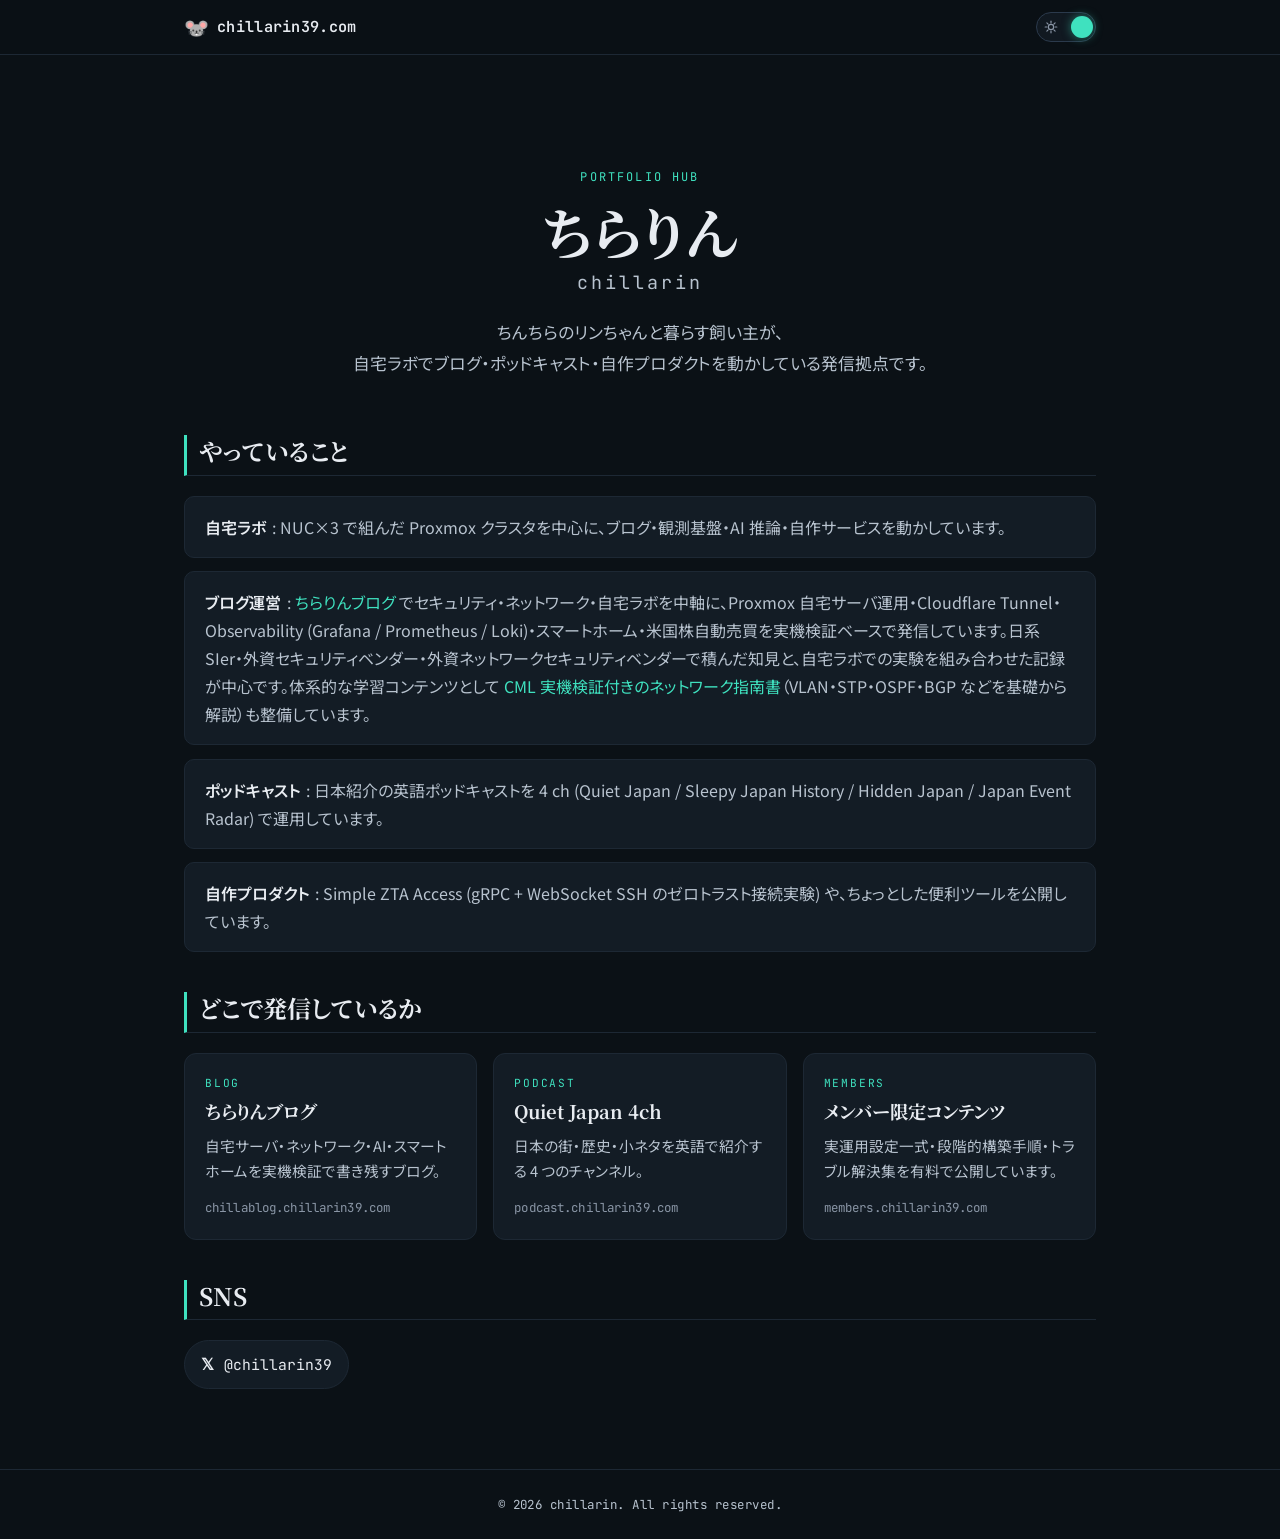
<file: index.html>
<!DOCTYPE html>
<html lang="ja">
<head>
  <meta charset="UTF-8" />
  <meta name="viewport" content="width=device-width, initial-scale=1.0" />

  <script>
    (function(){
      try {
        var m = localStorage.getItem('chirarin.mode');
        if (m === 'light') document.documentElement.classList.add('light');
      } catch (e) {}
    })();
  </script>

  <title>chillarin39.com — ちんちらのリンちゃんと暮らすエンジニアの発信拠点</title>
  <meta name="description" content="ちんちらのリンちゃんと暮らす飼い主 (chillarin39) のポートフォリオハブ。Proxmox 自宅ラボ・ブログ・ポッドキャスト・Simple ZTA Access などを運用するエンジニアの発信拠点。" />
  <link rel="canonical" href="https://chillarin39.com/" />

  <meta property="og:title" content="chillarin39.com — ちんちらのリンちゃんと暮らすエンジニアの発信拠点" />
  <meta property="og:description" content="ちんちらのリンちゃんと暮らす飼い主 (chillarin39) のポートフォリオハブ。Proxmox 自宅ラボ・ブログ・ポッドキャスト・Simple ZTA Access の発信拠点。" />
  <meta property="og:type" content="website" />
  <meta property="og:url" content="https://chillarin39.com/" />
  <meta property="og:image" content="https://chillarin39.com/static/images/og-image.png" />
  <meta property="og:site_name" content="chillarin39.com" />
  <meta property="og:locale" content="ja_JP" />
  <meta name="twitter:card" content="summary_large_image" />
  <meta name="twitter:site" content="@chillarin39" />
  <meta name="twitter:title" content="chillarin39.com — ちんちらのリンちゃんと暮らすエンジニアの発信拠点" />
  <meta name="twitter:description" content="ちんちらのリンちゃんと暮らす飼い主 (chillarin39) のポートフォリオハブ。Proxmox 自宅ラボ・ブログ・ポッドキャスト・Simple ZTA Access の発信拠点。" />
  <meta name="twitter:image" content="https://chillarin39.com/static/images/og-image.png" />

  <meta name="robots" content="index,follow,max-image-preview:large" />

  <link rel="icon" href="/favicon.ico" />
  <link rel="apple-touch-icon" href="/static/images/apple-touch-icon.png" />

  <link rel="preconnect" href="https://fonts.googleapis.com">
  <link rel="preconnect" href="https://fonts.gstatic.com" crossorigin>
  <link rel="stylesheet" href="https://fonts.googleapis.com/css2?family=Noto+Sans+JP:wght@400;600;700&family=Noto+Serif+JP:wght@400;700&family=JetBrains+Mono:wght@400;600&display=swap">

  <link rel="stylesheet" href="/static/ui-kit/tokens.css">
  <link rel="stylesheet" href="/static/ui-kit/base.css">
  <link rel="stylesheet" href="/static/app.css">

  <script src="/static/ui-kit/mode-toggle.js" defer></script>

  <script type="application/ld+json">
  {
    "@context": "https://schema.org",
    "@type": "Person",
    "name": "ちらりんの飼い主",
    "alternateName": "chillarin39",
    "url": "https://chillarin39.com/",
    "image": "https://chillarin39.com/static/images/hero-avatar.png",
    "jobTitle": "セキュリティ・ネットワーク・フルスタックを横断するエンジニア / 自宅ラボ運用者",
    "description": "ちんちらのリンちゃんと暮らすエンジニア。日系 SIer・外資セキュリティベンダー・外資ネットワークセキュリティベンダーで積んだ知見と、自宅ラボでの実機検証を組み合わせて、ブログ・ポッドキャスト・自作プロダクトを発信しています。",
    "sameAs": [
      "https://x.com/chillarin39",
      "https://chillablog.chillarin39.com/",
      "https://podcast.chillarin39.com/"
    ],
    "knowsAbout": [
      "Proxmox 自宅ラボ運用",
      "ネットワーク設計と運用",
      "サイバーセキュリティ",
      "Cloudflare Tunnel / Zero Trust",
      "Observability (Grafana / Prometheus / Loki)",
      "Docker 本番運用",
      "Web フロントエンド (React / SPA)",
      "バックエンド API 設計 (gRPC / WebSocket / Python)",
      "AI エージェント開発",
      "米国株自動売買システム"
    ]
  }
  </script>

  <script type="application/ld+json">
  {
    "@context": "https://schema.org",
    "@type": "WebSite",
    "name": "chillarin39.com",
    "url": "https://chillarin39.com/",
    "description": "ちらりん (chillarin) のポートフォリオハブ。",
    "inLanguage": "ja-JP",
    "publisher": {
      "@type": "Person",
      "name": "ちらりん",
      "url": "https://chillarin39.com/"
    }
  }
  </script>
</head>
<body class="page-hub">
  <header class="hub-header">
    <div class="hub-header__inner">
      <a class="hub-brand" href="/">
        <span class="hub-brand__mark" aria-hidden="true">🐭</span>
        <span class="hub-brand__name">chillarin39.com</span>
      </a>

      <button type="button" class="mode-toggle" aria-label="カラーモード切替" aria-pressed="false">
        <span class="mode-toggle__track">
          <svg class="mode-toggle__icon mode-toggle__icon--sun" viewBox="0 0 24 24" aria-hidden="true">
            <circle cx="12" cy="12" r="4.5" fill="none" stroke="currentColor" stroke-width="2"/>
            <g stroke="currentColor" stroke-width="2" stroke-linecap="round">
              <line x1="12" y1="2" x2="12" y2="5"/>
              <line x1="12" y1="19" x2="12" y2="22"/>
              <line x1="2" y1="12" x2="5" y2="12"/>
              <line x1="19" y1="12" x2="22" y2="12"/>
              <line x1="4.93" y1="4.93" x2="7.05" y2="7.05"/>
              <line x1="16.95" y1="16.95" x2="19.07" y2="19.07"/>
              <line x1="4.93" y1="19.07" x2="7.05" y2="16.95"/>
              <line x1="16.95" y1="7.05" x2="19.07" y2="4.93"/>
            </g>
          </svg>
          <svg class="mode-toggle__icon mode-toggle__icon--moon" viewBox="0 0 24 24" aria-hidden="true">
            <path d="M20 15A8 8 0 1 1 9 4a7 7 0 0 0 11 11z" fill="currentColor"/>
          </svg>
          <span class="mode-toggle__thumb" aria-hidden="true"></span>
        </span>
      </button>
    </div>
  </header>

  <main class="hub-main">
    <section class="hub-hero">
      <p class="hub-hero__kicker">PORTFOLIO HUB</p>
      <h1 class="hub-hero__title">
        ちらりん<span class="hub-hero__title-sub">chillarin</span>
      </h1>
      <p class="hub-hero__tagline">
        ちんちらのリンちゃんと暮らす飼い主が、<br>
        自宅ラボでブログ・ポッドキャスト・自作プロダクトを動かしている発信拠点です。
      </p>
    </section>

    <section class="hub-section" aria-labelledby="what-i-do">
      <h2 id="what-i-do" class="hub-section__title">やっていること</h2>
      <ul class="hub-list">
        <li class="hub-list__item">
          <strong>自宅ラボ</strong>: NUC×3 で組んだ Proxmox クラスタを中心に、ブログ・観測基盤・AI 推論・自作サービスを動かしています。
        </li>
        <li class="hub-list__item">
          <strong>ブログ運営</strong>: <a href="https://chillablog.chillarin39.com/">ちらりんブログ</a> でセキュリティ・ネットワーク・自宅ラボを中軸に、Proxmox 自宅サーバ運用・Cloudflare Tunnel・Observability (Grafana / Prometheus / Loki)・スマートホーム・米国株自動売買を実機検証ベースで発信しています。日系 SIer・外資セキュリティベンダー・外資ネットワークセキュリティベンダーで積んだ知見と、自宅ラボでの実験を組み合わせた記録が中心です。体系的な学習コンテンツとして <a href="https://chillablog.chillarin39.com/study/network/">CML 実機検証付きのネットワーク指南書</a>（VLAN・STP・OSPF・BGP などを基礎から解説）も整備しています。
        </li>
        <li class="hub-list__item">
          <strong>ポッドキャスト</strong>: 日本紹介の英語ポッドキャストを 4 ch (Quiet Japan / Sleepy Japan History / Hidden Japan / Japan Event Radar) で運用しています。
        </li>
        <li class="hub-list__item">
          <strong>自作プロダクト</strong>: Simple ZTA Access (gRPC + WebSocket SSH のゼロトラスト接続実験) や、ちょっとした便利ツールを公開しています。
        </li>
      </ul>
    </section>

    <section class="hub-section" aria-labelledby="where-i-publish">
      <h2 id="where-i-publish" class="hub-section__title">どこで発信しているか</h2>
      <div class="hub-cards">
        <a class="hub-card" href="https://chillablog.chillarin39.com/" rel="me">
          <span class="hub-card__label">BLOG</span>
          <span class="hub-card__title">ちらりんブログ</span>
          <span class="hub-card__desc">
            自宅サーバ・ネットワーク・AI・スマートホームを実機検証で書き残すブログ。
          </span>
          <span class="hub-card__host">chillablog.chillarin39.com</span>
        </a>

        <a class="hub-card" href="https://podcast.chillarin39.com/" rel="me">
          <span class="hub-card__label">PODCAST</span>
          <span class="hub-card__title">Quiet Japan 4ch</span>
          <span class="hub-card__desc">
            日本の街・歴史・小ネタを英語で紹介する 4 つのチャンネル。
          </span>
          <span class="hub-card__host">podcast.chillarin39.com</span>
        </a>

        <a class="hub-card" href="https://members.chillarin39.com/" rel="me">
          <span class="hub-card__label">MEMBERS</span>
          <span class="hub-card__title">メンバー限定コンテンツ</span>
          <span class="hub-card__desc">
            実運用設定一式・段階的構築手順・トラブル解決集を有料で公開しています。
          </span>
          <span class="hub-card__host">members.chillarin39.com</span>
        </a>
      </div>
    </section>

    <section class="hub-section" aria-labelledby="sns">
      <h2 id="sns" class="hub-section__title">SNS</h2>
      <ul class="hub-sns">
        <li>
          <a href="https://x.com/chillarin39" rel="me">
            <span class="hub-sns__mark">𝕏</span>
            <span class="hub-sns__handle">@chillarin39</span>
          </a>
        </li>
      </ul>
    </section>
  </main>

  <footer class="hub-footer">
    <p class="hub-footer__copy">© <span id="hub-year">2026</span> chillarin. All rights reserved.</p>
  </footer>

  <script>
    document.getElementById('hub-year').textContent = new Date().getFullYear();
  </script>
</body>
</html>
</file>
<file: static/ui-kit/tokens.css>
/* =========================================================
   Chillarin UI Kit — tokens.css
   ブランド: ミント単色アクセント / ダーク・ライト両対応
   Source of truth: chillarin-blog/static/css/tokens.css
   このファイルを vendor したら base.css より前に読み込むこと。
   ========================================================= */

:root {
  /* === アクセント(両モード共通) === */
  --accent-h:      175;
  --accent:        oklch(0.82 0.14 175);
  --accent-soft:   oklch(0.82 0.14 175 / .22);
  --accent-line:   oklch(0.72 0.14 175 / .5);
  --accent-glow:   oklch(0.82 0.14 175 / .5);
  --accent-text:   var(--accent);
  --warn:          oklch(0.76 0.15 45);

  /* === ダークモード(デフォルト) === */
  --accent-on:     #0b1116;
  --bg:            #0b1116;
  --bg-elev:       #111921;
  --bg-card:       #131c25;
  --border:        #1d2834;
  --border-str:    #2b3a4c;
  --text:          #e8ecf1;
  --text-dim:      #b8c3cf;
  --muted:         #8a96a6;
  --scrim:         rgba(6, 10, 15, .85);

  /* === タイポグラフィ === */
  --font-serif:    "Noto Serif JP", serif;
  --font-sans:     "Noto Sans JP", "Hiragino Kaku Gothic ProN", sans-serif;
  --font-mono:     "JetBrains Mono", ui-monospace, SFMono-Regular, Menlo, monospace;

  /* === Legacy aliases === */
  --text-main:     var(--text);
  --text-muted:    var(--muted);

  font-feature-settings: "palt" 1;
}

/* === ライトモード === */
:root.light {
  --accent-on:     #0b1116;
  --bg:            #f4f8fa;
  --bg-elev:       #ffffff;
  --bg-card:       #ffffff;
  --border:        #e2ebf0;
  --border-str:    #cbd8e0;
  --text:          #0f1a22;
  --text-dim:      #2a3642;
  --muted:         #64707c;
  --scrim:         rgba(244, 248, 250, .85);
  --text-main:     var(--text);
  --text-muted:    var(--muted);
}
</file>
<file: static/ui-kit/base.css>
/* =========================================================
   Chillarin UI Kit — base.css
   tokens.css の変数を使った最小ベース。
   tokens.css の後に読み込むこと。
   ========================================================= */

*, *::before, *::after { box-sizing: border-box; }

html, body { margin: 0; padding: 0; }

html {
  background: var(--bg);
  color-scheme: dark;
}
:root.light { color-scheme: light; }

body {
  background: var(--bg);
  color: var(--text);
  font-family: var(--font-sans);
  font-size: 16px;
  line-height: 1.7;
  -webkit-font-smoothing: antialiased;
  -moz-osx-font-smoothing: grayscale;
  min-height: 100vh;
}

/* === Typography === */
h1, h2, h3, h4, h5, h6 {
  color: var(--text);
  font-family: var(--font-sans);
  font-weight: 700;
  line-height: 1.35;
  margin: 1.6em 0 0.7em;
}
h1 { font-size: 2rem; letter-spacing: -0.01em; }
h2 { font-size: 1.5rem; border-bottom: 1px solid var(--border); padding-bottom: 0.3em; }
h3 { font-size: 1.2rem; }
h4 { font-size: 1.05rem; }

p { margin: 0 0 1em; }

a {
  color: var(--accent);
  text-decoration: none;
  transition: color .15s ease;
}
a:hover { text-decoration: underline; }
a:focus-visible {
  outline: 2px solid var(--accent-line);
  outline-offset: 2px;
  border-radius: 2px;
}

small { color: var(--text-dim); }
strong { color: var(--text); }

hr {
  border: 0;
  border-top: 1px solid var(--border);
  margin: 2em 0;
}

/* === Code === */
code, pre, kbd, samp {
  font-family: var(--font-mono);
  font-size: 0.92em;
}
:not(pre) > code {
  background: var(--bg-elev);
  border: 1px solid var(--border);
  padding: 0.1em 0.4em;
  border-radius: 4px;
  color: var(--accent-text);
}
pre {
  background: var(--bg-elev);
  border: 1px solid var(--border);
  border-radius: 6px;
  padding: 1em;
  overflow-x: auto;
  line-height: 1.5;
}
pre code { background: transparent; border: 0; padding: 0; color: var(--text); }

/* === Form controls === */
button, input, select, textarea {
  font-family: inherit;
  font-size: inherit;
  color: inherit;
}
input:not([type="checkbox"]):not([type="radio"]):not([type="range"]),
select, textarea {
  background: var(--bg-elev);
  border: 1px solid var(--border-str);
  color: var(--text);
  padding: 0.5em 0.75em;
  border-radius: 6px;
  transition: border-color .15s ease;
}
input:focus-visible, select:focus-visible, textarea:focus-visible {
  outline: none;
  border-color: var(--accent);
}

button:not(.mode-toggle) {
  background: var(--accent);
  color: var(--accent-on);
  border: 0;
  padding: 0.6em 1.2em;
  border-radius: 6px;
  font-weight: 600;
  cursor: pointer;
  transition: opacity .15s ease;
}
button:not(.mode-toggle):hover { opacity: 0.85; }
button:not(.mode-toggle):disabled { opacity: 0.5; cursor: not-allowed; }
button:not(.mode-toggle).is-secondary {
  background: var(--bg-elev);
  color: var(--text);
  border: 1px solid var(--border-str);
}

/* === Card / panel === */
.card {
  background: var(--bg-card);
  border: 1px solid var(--border);
  border-radius: 8px;
  padding: 1.25em;
}

/* === Table === */
table { width: 100%; border-collapse: collapse; margin: 1em 0; }
th, td {
  padding: 0.6em 0.8em;
  border-bottom: 1px solid var(--border);
  text-align: left;
}
th { color: var(--text-dim); font-weight: 600; background: var(--bg-elev); }
tr:hover td { background: var(--bg-elev); }

/* === Mode toggle button (dark/light pill) === */
.mode-toggle {
  flex: 0 0 auto;
  position: relative;
  width: 60px;
  height: 30px;
  padding: 0;
  border: 1px solid var(--border-str);
  border-radius: 22px;
  background: var(--bg-elev);
  cursor: pointer;
  transition: border-color .15s ease;
}
.mode-toggle:hover { border-color: var(--accent-line); }
.mode-toggle:focus-visible {
  outline: 2px solid var(--accent-line);
  outline-offset: 2px;
}
.mode-toggle__track {
  position: relative;
  display: flex;
  align-items: center;
  justify-content: space-between;
  width: 100%;
  height: 100%;
  padding: 0 7px;
}
.mode-toggle__icon {
  width: 14px;
  height: 14px;
  color: var(--muted);
  display: block;
  z-index: 0;
  pointer-events: none;
}
.mode-toggle__thumb {
  position: absolute;
  top: 50%;
  left: 4px;
  width: 22px;
  height: 22px;
  border-radius: 50%;
  background: var(--accent);
  box-shadow: 0 0 10px var(--accent-glow), 0 1px 2px rgba(0, 0, 0, .35);
  transform: translate(30px, -50%);
  transition: transform 280ms cubic-bezier(.5, 1.4, .55, 1);
  pointer-events: none;
}
:root.light .mode-toggle__thumb { transform: translate(0, -50%); }

/* === Container === */
.container { max-width: 1100px; margin: 0 auto; padding: 0 1rem; }
</file>
<file: static/app.css>
/* =========================================================
   chillarin-hub — app.css
   tokens.css / base.css の後に読み込むこと。
   ========================================================= */

:root {
  --hub-max-w: 960px;
  --hub-gap:   clamp(1.5rem, 4vw, 2.5rem);
}

body.page-hub {
  background: var(--bg);
  color: var(--text);
  min-height: 100vh;
  display: flex;
  flex-direction: column;
}

/* ---------- header ---------- */
.hub-header {
  border-bottom: 1px solid var(--border);
  background: var(--bg);
  position: sticky;
  top: 0;
  z-index: 10;
  backdrop-filter: saturate(1.2) blur(8px);
  background: color-mix(in oklab, var(--bg) 88%, transparent);
}

.hub-header__inner {
  max-width: var(--hub-max-w);
  margin: 0 auto;
  padding: 0.75rem clamp(1rem, 3vw, 1.5rem);
  display: flex;
  align-items: center;
  justify-content: space-between;
  gap: 1rem;
}

.hub-brand {
  display: inline-flex;
  align-items: center;
  gap: 0.5rem;
  color: var(--text);
  text-decoration: none;
  font-weight: 600;
}

.hub-brand__mark {
  font-size: 1.25rem;
  line-height: 1;
}

.hub-brand__name {
  font-family: "JetBrains Mono", ui-monospace, monospace;
  font-size: 0.95rem;
  letter-spacing: 0.02em;
}

/* ---------- main ---------- */
.hub-main {
  max-width: var(--hub-max-w);
  margin: 0 auto;
  padding: clamp(2.5rem, 6vw, 4rem) clamp(1rem, 3vw, 1.5rem) clamp(3rem, 8vw, 5rem);
  flex: 1;
  display: flex;
  flex-direction: column;
  gap: var(--hub-gap);
}

/* ---------- hero ---------- */
.hub-hero {
  text-align: center;
  padding: clamp(1.5rem, 5vw, 3rem) 0 clamp(0.5rem, 2vw, 1rem);
}

.hub-hero__kicker {
  font-family: "JetBrains Mono", ui-monospace, monospace;
  font-size: 0.75rem;
  letter-spacing: 0.18em;
  color: var(--accent);
  margin: 0 0 0.75rem;
}

.hub-hero__title {
  font-family: "Noto Serif JP", serif;
  font-size: clamp(2.25rem, 6vw, 3.5rem);
  font-weight: 700;
  line-height: 1.15;
  margin: 0 0 0.5rem;
  letter-spacing: 0.01em;
}

.hub-hero__title-sub {
  display: block;
  font-family: "JetBrains Mono", ui-monospace, monospace;
  font-size: clamp(0.95rem, 2vw, 1.15rem);
  font-weight: 400;
  color: var(--text-dim);
  letter-spacing: 0.16em;
  text-transform: lowercase;
  margin-top: 0.5rem;
}

.hub-hero__tagline {
  max-width: 38rem;
  margin: 1.5rem auto 0;
  font-size: clamp(1rem, 2vw, 1.05rem);
  color: var(--text-dim);
  line-height: 1.85;
}

/* ---------- section common ---------- */
.hub-section__title {
  font-family: "Noto Serif JP", serif;
  font-size: clamp(1.25rem, 3vw, 1.5rem);
  font-weight: 700;
  margin: 0 0 1.25rem;
  padding-left: 0.75rem;
  border-left: 3px solid var(--accent);
}

/* ---------- what i do list ---------- */
.hub-list {
  list-style: none;
  margin: 0;
  padding: 0;
  display: flex;
  flex-direction: column;
  gap: 0.85rem;
}

.hub-list__item {
  background: var(--bg-card);
  border: 1px solid var(--border);
  border-radius: 10px;
  padding: 1rem 1.25rem;
  color: var(--text-dim);
  line-height: 1.75;
}

.hub-list__item strong {
  color: var(--text);
  font-weight: 600;
  margin-right: 0.35rem;
}

/* ---------- where i publish cards ---------- */
.hub-cards {
  display: grid;
  grid-template-columns: repeat(auto-fit, minmax(min(100%, 18rem), 1fr));
  gap: 1rem;
}

.hub-card {
  display: flex;
  flex-direction: column;
  gap: 0.4rem;
  padding: 1.25rem;
  background: var(--bg-card);
  border: 1px solid var(--border);
  border-radius: 12px;
  text-decoration: none;
  color: var(--text);
  transition: border-color 0.18s ease, transform 0.18s ease, background 0.18s ease;
}

.hub-card:hover,
.hub-card:focus-visible {
  border-color: var(--accent-line);
  background: color-mix(in oklab, var(--bg-card) 90%, var(--accent-soft) 10%);
  transform: translateY(-2px);
  outline: none;
}

.hub-card__label {
  font-family: "JetBrains Mono", ui-monospace, monospace;
  font-size: 0.7rem;
  letter-spacing: 0.16em;
  color: var(--accent);
}

.hub-card__title {
  font-family: "Noto Serif JP", serif;
  font-size: 1.15rem;
  font-weight: 700;
  line-height: 1.35;
}

.hub-card__desc {
  font-size: 0.92rem;
  color: var(--text-dim);
  line-height: 1.7;
  margin-top: 0.15rem;
}

.hub-card__host {
  margin-top: 0.5rem;
  font-family: "JetBrains Mono", ui-monospace, monospace;
  font-size: 0.78rem;
  color: var(--text-muted, var(--text-dim));
  letter-spacing: 0.01em;
}

/* ---------- sns ---------- */
.hub-sns {
  list-style: none;
  margin: 0;
  padding: 0;
  display: flex;
  flex-wrap: wrap;
  gap: 0.75rem;
}

.hub-sns a {
  display: inline-flex;
  align-items: center;
  gap: 0.6rem;
  padding: 0.6rem 1rem;
  border: 1px solid var(--border);
  border-radius: 999px;
  text-decoration: none;
  color: var(--text);
  background: var(--bg-card);
  transition: border-color 0.18s ease, background 0.18s ease;
}

.hub-sns a:hover,
.hub-sns a:focus-visible {
  border-color: var(--accent-line);
  background: color-mix(in oklab, var(--bg-card) 88%, var(--accent-soft) 12%);
  outline: none;
}

.hub-sns__mark {
  font-family: "JetBrains Mono", ui-monospace, monospace;
  font-weight: 700;
}

.hub-sns__handle {
  font-family: "JetBrains Mono", ui-monospace, monospace;
  font-size: 0.92rem;
}

/* ---------- footer ---------- */
.hub-footer {
  border-top: 1px solid var(--border);
  padding: 1.5rem clamp(1rem, 3vw, 1.5rem);
  text-align: center;
}

.hub-footer__copy {
  margin: 0;
  font-family: "JetBrains Mono", ui-monospace, monospace;
  font-size: 0.78rem;
  color: var(--text-dim);
  letter-spacing: 0.04em;
}
</file>
